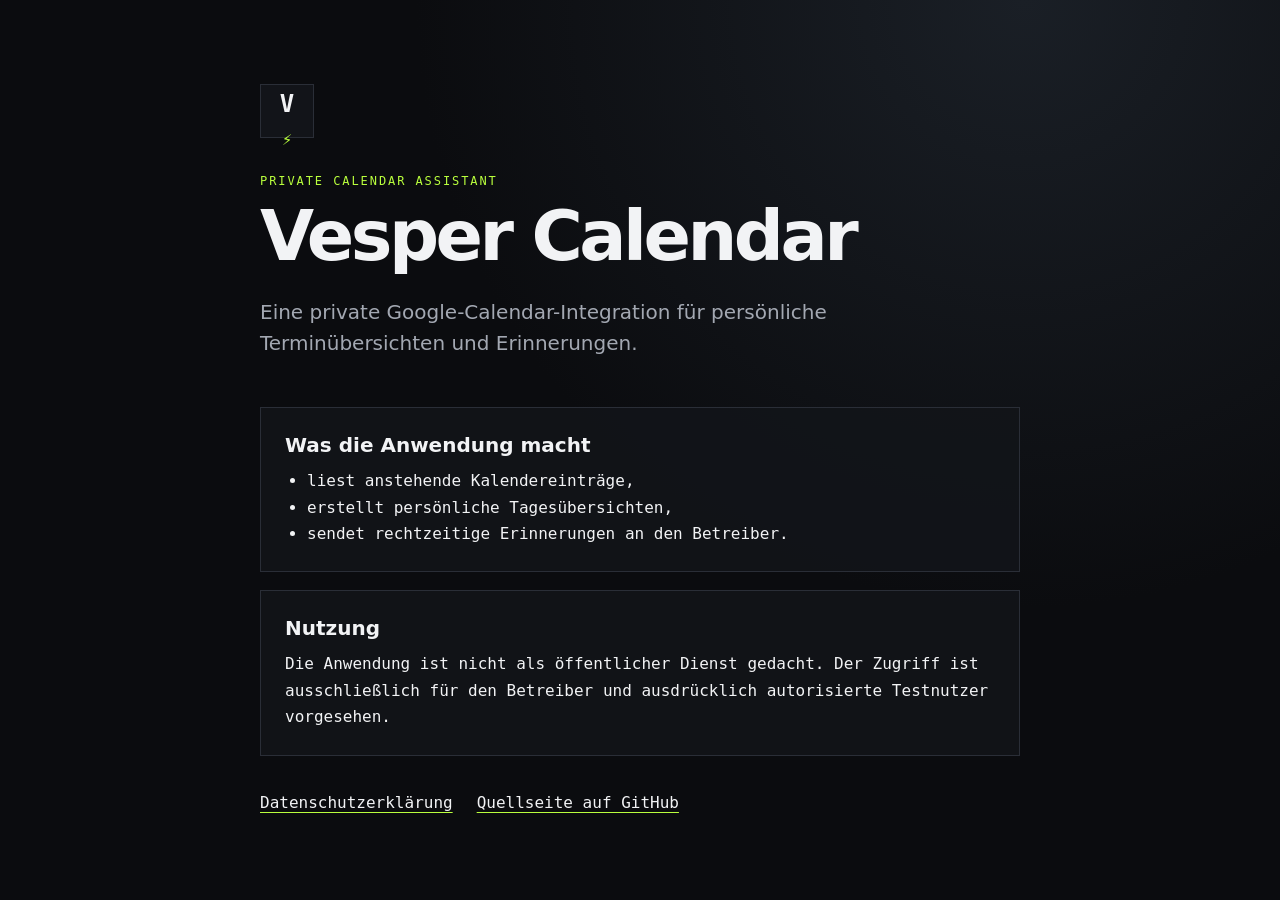
<file: index.html>
<!doctype html>
<html lang="de">
<head>
  <meta charset="utf-8">
  <meta name="viewport" content="width=device-width, initial-scale=1">
  <meta name="description" content="Vesper Calendar – persönliche Kalenderübersichten und Erinnerungen für den Betreiber.">
  <title>Vesper Calendar</title>
  <link rel="stylesheet" href="./style.css">
</head>
<body>
  <main>
    <div class="mark" aria-hidden="true">V<span>⚡</span></div>
    <p class="eyebrow">PRIVATE CALENDAR ASSISTANT</p>
    <h1>Vesper Calendar</h1>
    <p class="lead">Eine private Google-Calendar-Integration für persönliche Terminübersichten und Erinnerungen.</p>
    <section>
      <h2>Was die Anwendung macht</h2>
      <ul>
        <li>liest anstehende Kalendereinträge,</li>
        <li>erstellt persönliche Tagesübersichten,</li>
        <li>sendet rechtzeitige Erinnerungen an den Betreiber.</li>
      </ul>
    </section>
    <section>
      <h2>Nutzung</h2>
      <p>Die Anwendung ist nicht als öffentlicher Dienst gedacht. Der Zugriff ist ausschließlich für den Betreiber und ausdrücklich autorisierte Testnutzer vorgesehen.</p>
    </section>
    <nav aria-label="Rechtliches">
      <a href="./privacy/">Datenschutzerklärung</a>
      <a href="https://github.com/pleonastic6/vesper-calendar">Quellseite auf GitHub</a>
    </nav>
  </main>
</body>
</html>
</file>
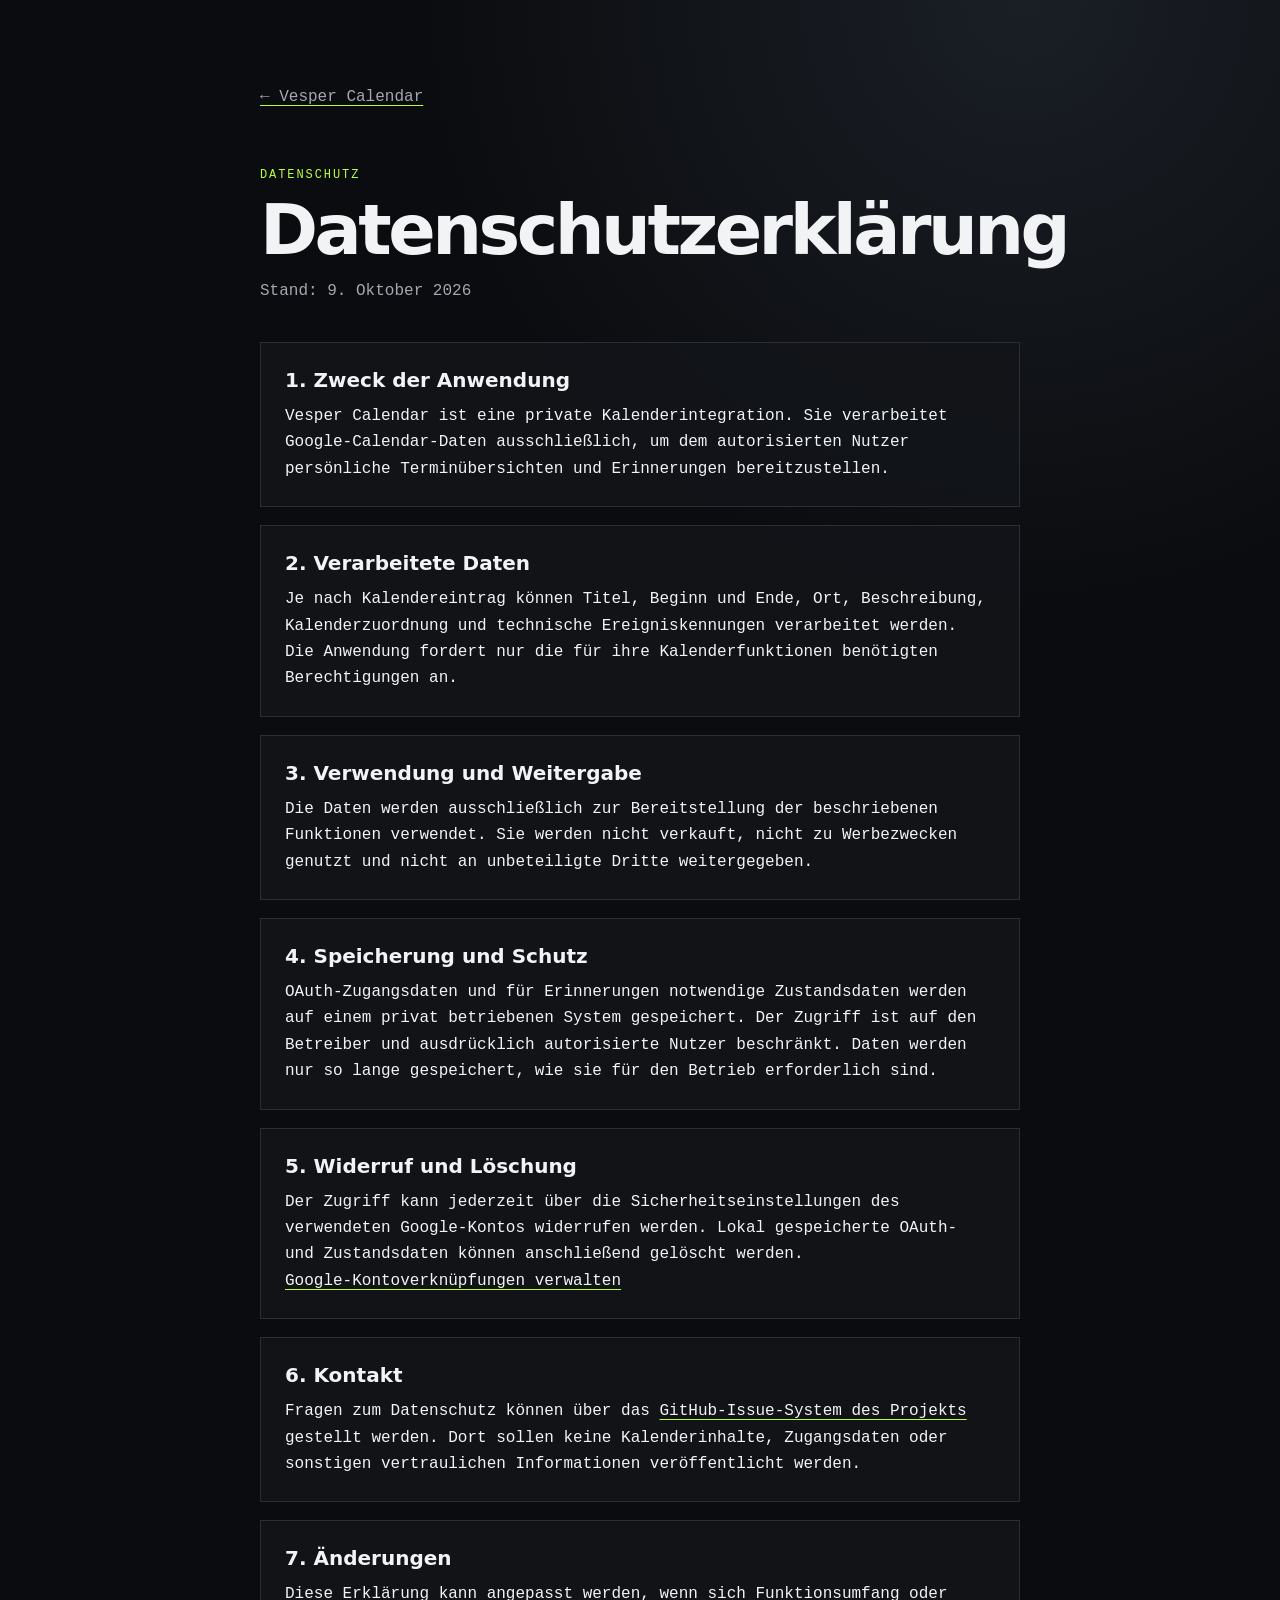
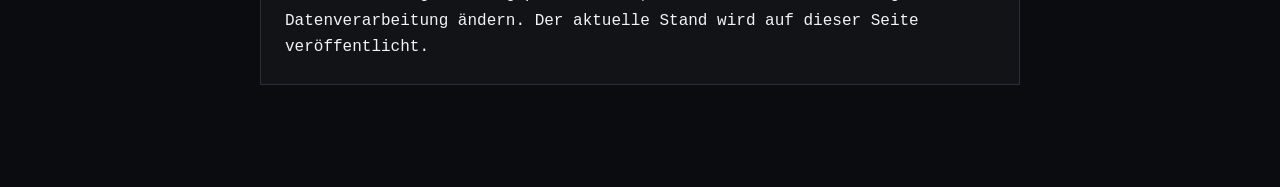
<file: privacy/index.html>
<!doctype html>
<html lang="de">
<head>
  <meta charset="utf-8">
  <meta name="viewport" content="width=device-width, initial-scale=1">
  <meta name="description" content="Datenschutzerklärung für Vesper Calendar.">
  <title>Datenschutzerklärung – Vesper Calendar</title>
  <link rel="stylesheet" href="../style.css">
</head>
<body>
  <main>
    <a class="back" href="../">← Vesper Calendar</a>
    <p class="eyebrow">DATENSCHUTZ</p>
    <h1>Datenschutzerklärung</h1>
    <p class="muted">Stand: 9. Oktober 2026</p>
    <section>
      <h2>1. Zweck der Anwendung</h2>
      <p>Vesper Calendar ist eine private Kalenderintegration. Sie verarbeitet Google-Calendar-Daten ausschließlich, um dem autorisierten Nutzer persönliche Terminübersichten und Erinnerungen bereitzustellen.</p>
    </section>
    <section>
      <h2>2. Verarbeitete Daten</h2>
      <p>Je nach Kalendereintrag können Titel, Beginn und Ende, Ort, Beschreibung, Kalenderzuordnung und technische Ereigniskennungen verarbeitet werden. Die Anwendung fordert nur die für ihre Kalenderfunktionen benötigten Berechtigungen an.</p>
    </section>
    <section>
      <h2>3. Verwendung und Weitergabe</h2>
      <p>Die Daten werden ausschließlich zur Bereitstellung der beschriebenen Funktionen verwendet. Sie werden nicht verkauft, nicht zu Werbezwecken genutzt und nicht an unbeteiligte Dritte weitergegeben.</p>
    </section>
    <section>
      <h2>4. Speicherung und Schutz</h2>
      <p>OAuth-Zugangsdaten und für Erinnerungen notwendige Zustandsdaten werden auf einem privat betriebenen System gespeichert. Der Zugriff ist auf den Betreiber und ausdrücklich autorisierte Nutzer beschränkt. Daten werden nur so lange gespeichert, wie sie für den Betrieb erforderlich sind.</p>
    </section>
    <section>
      <h2>5. Widerruf und Löschung</h2>
      <p>Der Zugriff kann jederzeit über die Sicherheitseinstellungen des verwendeten Google-Kontos widerrufen werden. Lokal gespeicherte OAuth- und Zustandsdaten können anschließend gelöscht werden.</p>
      <p><a href="https://myaccount.google.com/connections">Google-Kontoverknüpfungen verwalten</a></p>
    </section>
    <section>
      <h2>6. Kontakt</h2>
      <p>Fragen zum Datenschutz können über das <a href="https://github.com/pleonastic6/vesper-calendar/issues">GitHub-Issue-System des Projekts</a> gestellt werden. Dort sollen keine Kalenderinhalte, Zugangsdaten oder sonstigen vertraulichen Informationen veröffentlicht werden.</p>
    </section>
    <section>
      <h2>7. Änderungen</h2>
      <p>Diese Erklärung kann angepasst werden, wenn sich Funktionsumfang oder Datenverarbeitung ändern. Der aktuelle Stand wird auf dieser Seite veröffentlicht.</p>
    </section>
  </main>
</body>
</html>
</file>
<file: style.css>
:root {
  color-scheme: dark;
  --bg: #0b0c0f;
  --panel: #121419;
  --text: #f2f3f5;
  --muted: #a3a8b2;
  --line: #2a2e37;
  --accent: #b9ff3d;
}
* { box-sizing: border-box; }
body {
  margin: 0;
  min-height: 100vh;
  background: radial-gradient(circle at 80% 0%, #1a1f26 0, var(--bg) 38rem);
  color: var(--text);
  font: 16px/1.65 ui-monospace, SFMono-Regular, Menlo, Monaco, Consolas, monospace;
}
main { width: min(760px, calc(100% - 40px)); margin: 0 auto; padding: 84px 0; }
.mark { width: 54px; height: 54px; display: grid; place-items: center; border: 1px solid var(--line); background: var(--panel); font-size: 24px; font-weight: 800; }
.mark span { color: var(--accent); font-size: 17px; }
.eyebrow { margin: 34px 0 8px; color: var(--accent); font-size: 12px; letter-spacing: .16em; }
h1 { margin: 0; font: 700 clamp(38px, 8vw, 70px)/1.05 system-ui, sans-serif; letter-spacing: -.05em; }
h2 { margin: 0 0 10px; font: 650 20px/1.3 system-ui, sans-serif; }
.lead { max-width: 650px; margin: 24px 0 48px; color: var(--muted); font: 20px/1.55 system-ui, sans-serif; }
section { margin: 18px 0; padding: 24px; border: 1px solid var(--line); background: rgba(18, 20, 25, .9); }
p, ul { margin: 0; }
ul { padding-left: 22px; }
a { color: var(--text); text-decoration-color: var(--accent); text-underline-offset: 4px; }
nav { display: flex; flex-wrap: wrap; gap: 24px; margin-top: 34px; }
.back { display: inline-block; margin-bottom: 22px; color: var(--muted); }
.muted { margin: 10px 0 38px; color: var(--muted); }
@media (max-width: 520px) { main { padding: 48px 0; } section { padding: 19px; } }
</file>
